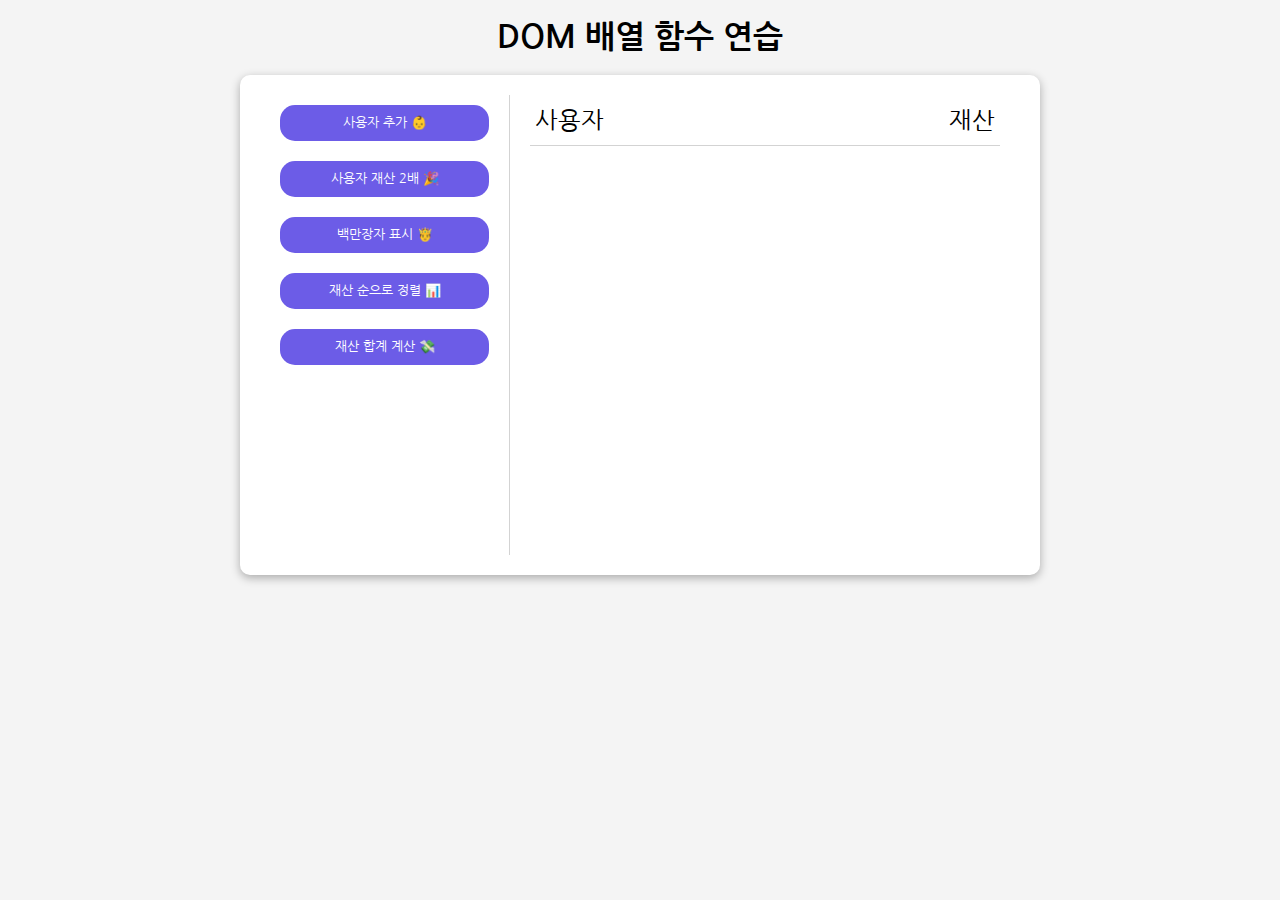
<file: dom-array-methods/index.html>
<!DOCTYPE html>
<html lang="en">
  <head>
    <meta charset="UTF-8" />
    <meta http-equiv="X-UA-Compatible" content="IE=edge" />
    <meta name="viewport" content="width=device-width, initial-scale=1.0" />
    <link rel="stylesheet" href="styles.css" />
    <title>Document</title>
  </head>
  <body>
    <h1>DOM 배열 함수 연습</h1>

    <div class="container">
      <aside>
        <button id="add-user">사용자 추가 👶</button>
        <button id="double">사용자 재산 2배 🎉</button>
        <button id="show-millionaires">백만장자 표시 🤴</button>
        <button id="sort">재산 순으로 정렬 📊</button>
        <button id="calculate-wealth">재산 합계 계산 💸</button>
      </aside>

      <main id="main">
        <h2><strong>사용자</strong>재산</h2>
      </main>
    </div>
    <script src="index.js"></script>
  </body>
</html>
</file>
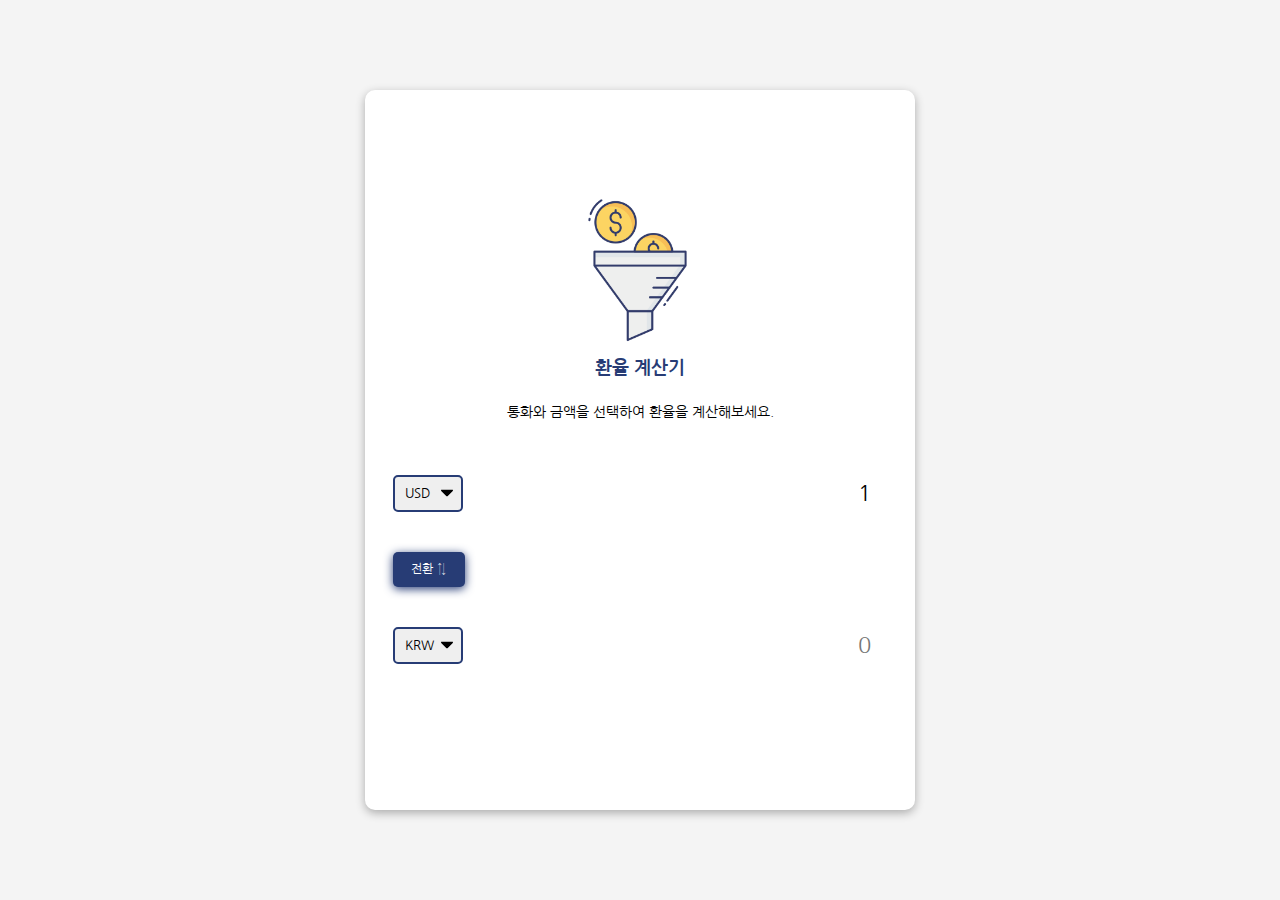
<file: exchange-rate-caculator/index.html>
<!DOCTYPE html>
<html lang="en">
  <head>
    <meta charset="UTF-8" />
    <meta http-equiv="X-UA-Compatible" content="IE=edge" />
    <meta name="viewport" content="width=device-width, initial-scale=1.0" />
    <link rel="stylesheet" href="styles.css" />
    <title>환율 계산기</title>
  </head>
  <body>
    <article>
      <img class="coin-img" src="img/coin.png" alt="currency-img" />
      <h1>환율 계산기</h1>
      <p>통화와 금액을 선택하여 환율을 계산해보세요.</p>

      <div class="container">
        <div class="currency">
          <select id="currency-one">
            <option value="AED">AED</option>
            <option value="ARS">ARS</option>
            <option value="AUD">AUD</option>
            <option value="BGN">BGN</option>
            <option value="BRL">BRL</option>
            <option value="BSD">BSD</option>
            <option value="CAD">CAD</option>
            <option value="CHF">CHF</option>
            <option value="CLP">CLP</option>
            <option value="CNY">CNY</option>
            <option value="COP">COP</option>
            <option value="CZK">CZK</option>
            <option value="DKK">DKK</option>
            <option value="DOP">DOP</option>
            <option value="EGP">EGP</option>
            <option value="EUR">EUR</option>
            <option value="FJD">FJD</option>
            <option value="GBP">GBP</option>
            <option value="GTQ">GTQ</option>
            <option value="HKD">HKD</option>
            <option value="HRK">HRK</option>
            <option value="HUF">HUF</option>
            <option value="IDR">IDR</option>
            <option value="ILS">ILS</option>
            <option value="INR">INR</option>
            <option value="ISK">ISK</option>
            <option value="JPY">JPY</option>
            <option value="KRW">KRW</option>
            <option value="KZT">KZT</option>
            <option value="MXN">MXN</option>
            <option value="MYR">MYR</option>
            <option value="NOK">NOK</option>
            <option value="NZD">NZD</option>
            <option value="PAB">PAB</option>
            <option value="PEN">PEN</option>
            <option value="PHP">PHP</option>
            <option value="PKR">PKR</option>
            <option value="PLN">PLN</option>
            <option value="PYG">PYG</option>
            <option value="RON">RON</option>
            <option value="RUB">RUB</option>
            <option value="SAR">SAR</option>
            <option value="SEK">SEK</option>
            <option value="SGD">SGD</option>
            <option value="THB">THB</option>
            <option value="TRY">TRY</option>
            <option value="TWD">TWD</option>
            <option value="UAH">UAH</option>
            <option value="USD" selected>USD</option>
            <option value="UYU">UYU</option>
            <option value="VND">VND</option>
            <option value="ZAR">ZAR</option>
          </select>
          <input type="number" id="amount-one" placeholder="0" value="1" />
        </div>
        <div class="swap-rate-container">
          <button class="btn" id="swap">전환 ⇅</button>
          <div class="rate" id="rate"></div>
        </div>
        <div class="currency">
          <select id="currency-two">
            <option value="AED">AED</option>
            <option value="ARS">ARS</option>
            <option value="AUD">AUD</option>
            <option value="BGN">BGN</option>
            <option value="BRL">BRL</option>
            <option value="BSD">BSD</option>
            <option value="CAD">CAD</option>
            <option value="CHF">CHF</option>
            <option value="CLP">CLP</option>
            <option value="CNY">CNY</option>
            <option value="COP">COP</option>
            <option value="CZK">CZK</option>
            <option value="DKK">DKK</option>
            <option value="DOP">DOP</option>
            <option value="EGP">EGP</option>
            <option value="EUR">EUR</option>
            <option value="FJD">FJD</option>
            <option value="GBP">GBP</option>
            <option value="GTQ">GTQ</option>
            <option value="HKD">HKD</option>
            <option value="HRK">HRK</option>
            <option value="HUF">HUF</option>
            <option value="IDR">IDR</option>
            <option value="ILS">ILS</option>
            <option value="INR">INR</option>
            <option value="ISK">ISK</option>
            <option value="JPY">JPY</option>
            <option value="KRW" selected>KRW</option>
            <option value="KZT">KZT</option>
            <option value="MXN">MXN</option>
            <option value="MYR">MYR</option>
            <option value="NOK">NOK</option>
            <option value="NZD">NZD</option>
            <option value="PAB">PAB</option>
            <option value="PEN">PEN</option>
            <option value="PHP">PHP</option>
            <option value="PKR">PKR</option>
            <option value="PLN">PLN</option>
            <option value="PYG">PYG</option>
            <option value="RON">RON</option>
            <option value="RUB">RUB</option>
            <option value="SAR">SAR</option>
            <option value="SEK">SEK</option>
            <option value="SGD">SGD</option>
            <option value="THB">THB</option>
            <option value="TRY">TRY</option>
            <option value="TWD">TWD</option>
            <option value="UAH">UAH</option>
            <option value="USD">USD</option>
            <option value="UYU">UYU</option>
            <option value="VND">VND</option>
            <option value="ZAR">ZAR</option>
          </select>
          <input type="number" id="amount-two" placeholder="0" />
        </div>
      </div>
    </article>
    <script src="index.js"></script>
  </body>
</html>
</file>
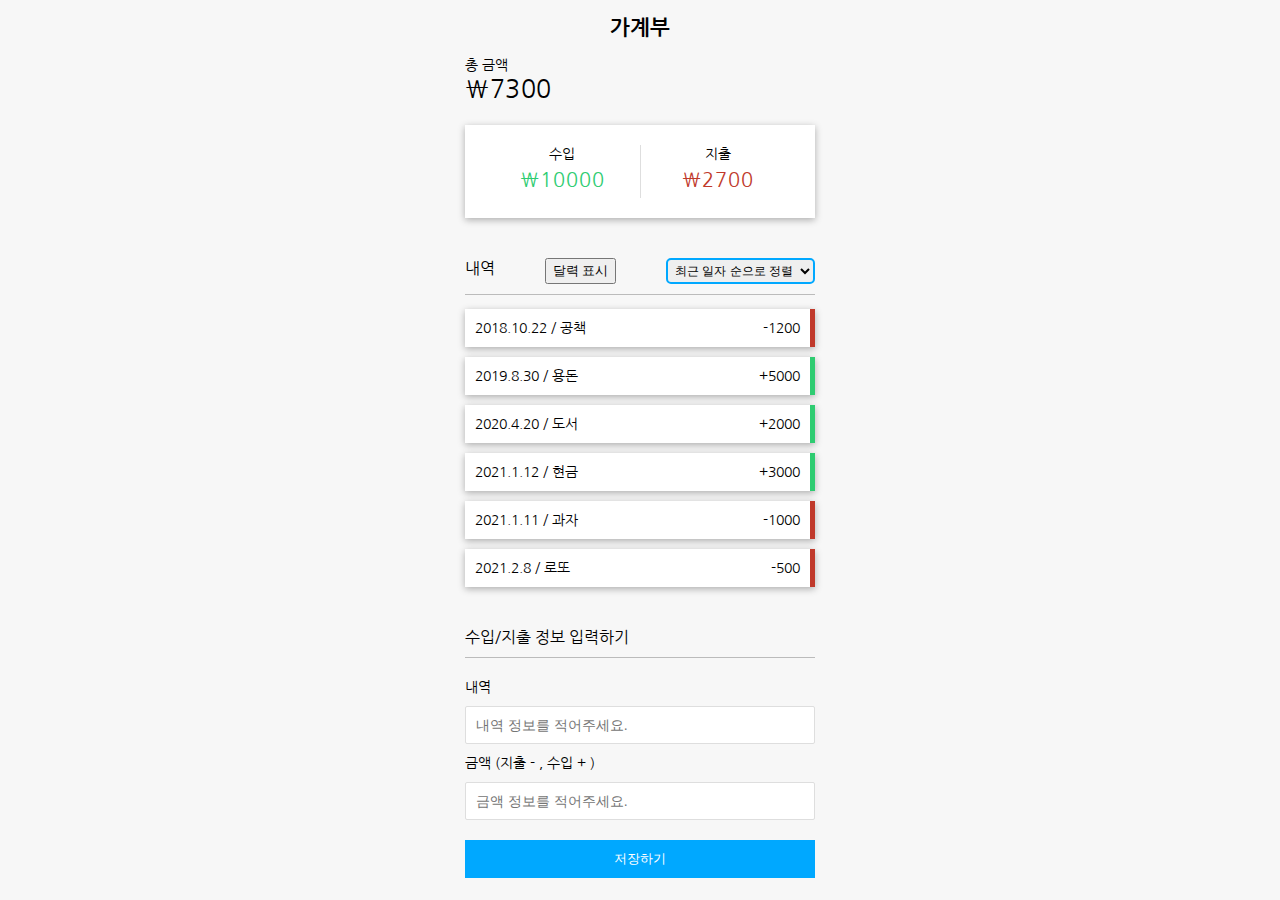
<file: expense-tracker/index.html>
<!DOCTYPE html>
<html lang="en">
  <head>
    <meta charset="UTF-8" />
    <meta http-equiv="X-UA-Compatible" content="IE=edge" />
    <meta name="viewport" content="width=device-width, initial-scale=1.0" />
    <link rel="stylesheet" href="styles.css" />
    <title>Expense Tracker</title>
  </head>
  <body>
    <h2>가계부</h2>

    <div class="container">
      <h4>총 금액</h4>
      <h1 id="balance">&#8361;0.00</h1>

      <div class="inc-exp-container">
        <div>
          <h4>수입</h4>
          <p id="money-plus" class="money plus">+&#8361;0.00</p>
        </div>
        <div>
          <h4>지출</h4>
          <p id="money-minus" class="money minus">-&#8361;0.00</p>
        </div>
      </div>

      <h3 class="filter-container">
        내역
        <button class="calendar-btn" id="calendar-btn">달력 표시</button>
        <select id="filter" class="filter">
          <option value="highest">금액 높은 순으로 정렬</option>
          <option value="lowest">금액 낮은 순으로 정렬</option>
          <option value="recently" selected>최근 일자 순으로 정렬</option>
          <option value="older">오래된 순으로 정렬</option>
        </select>
      </h3>
      <ul id="list" class="list"></ul>

      <h3>수입/지출 정보 입력하기</h3>
      <form id="form">
        <div class="form-control">
          <label for="text">내역</label>
          <input type="text" id="text" placeholder="내역 정보를 적어주세요." />
        </div>
        <div class="form-control">
          <label for="amount">금액 (지출 - , 수입 + )</label>
          <input
            type="number"
            id="amount"
            placeholder="금액 정보를 적어주세요."
          />
        </div>
        <button class="btn">저장하기</button>
      </form>
    </div>
    <aside class="calendar-container">
      <div class="calendar" id="calendar">
        <h2 style="text-align: center">달력</h2>
        <div class="control">
          <button class="arrow" id="prev">◀</button>
          <div class="date">
            <span id="year">2021</span>년 <span id="month">3</span>월
          </div>
          <button class="arrow" id="next">▶</button>
        </div>
        <div class="days-container" id="days-container"></div>
      </div>
    </aside>
    <script type="module" src="index.js"></script>
  </body>
</html>
</file>
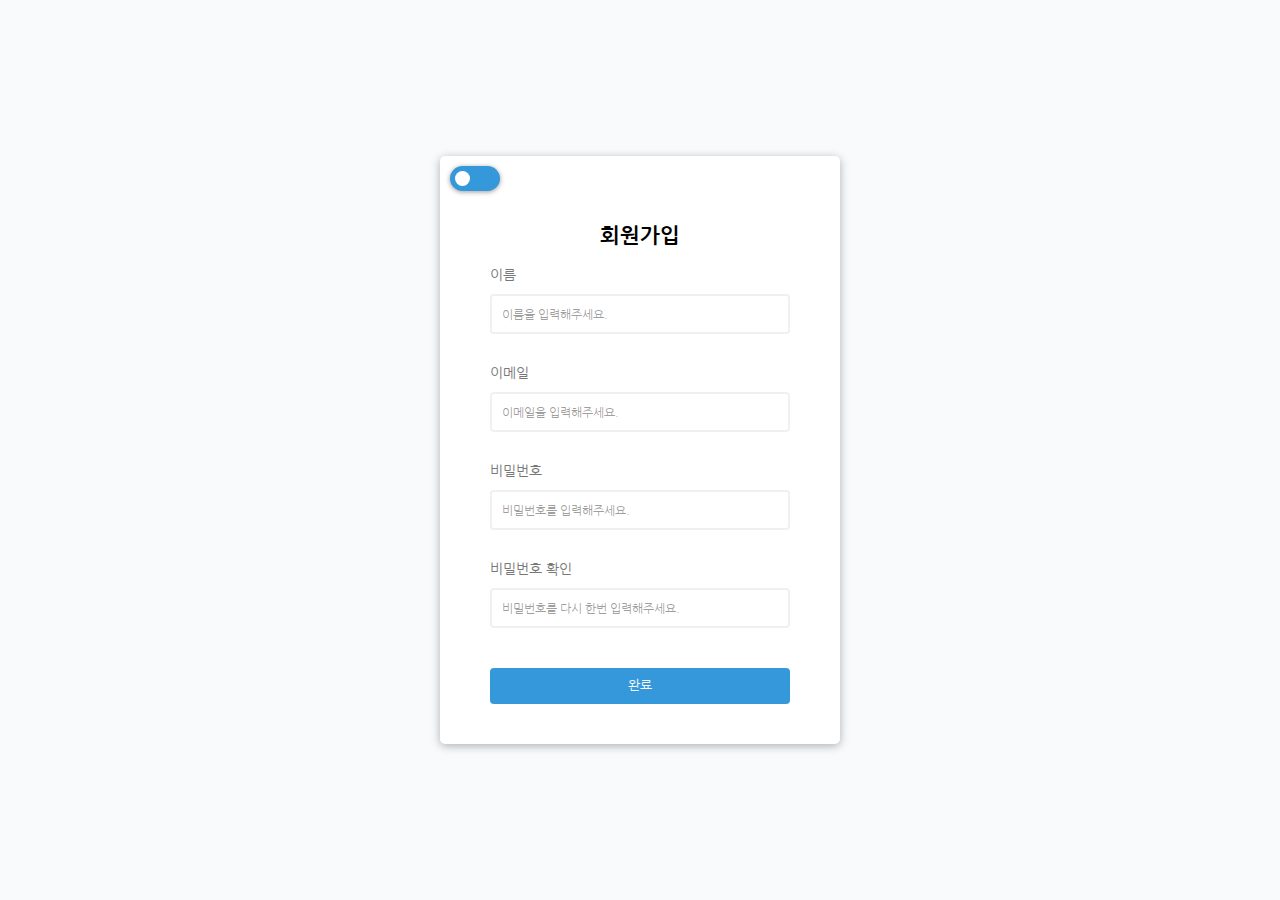
<file: form-validator/index.html>
<!DOCTYPE html>
<html lang="en">
  <head>
    <meta charset="UTF-8" />
    <meta http-equiv="X-UA-Compatible" content="IE=edge" />
    <meta name="viewport" content="width=device-width, initial-scale=1.0" />
    <link rel="stylesheet" href="styles.css" />
    <title>Form Validator</title>
  </head>
  <body>
    <section class="container">
      <div>
        <input type="checkbox" name="mode" id="mode" class="mode" />
        <label for="mode" id="toggle" class="toggle"></label>
      </div>
      <form id="form" class="form">
        <h2>회원가입</h2>
        <div class="form-control">
          <label for="username">이름</label>
          <input
            type="text"
            id="username"
            placeholder="이름을 입력해주세요."
            data-label="이름"
          />
          <small>Error message</small>
        </div>
        <div class="form-control">
          <label for="email">이메일</label>
          <input
            type="text"
            id="email"
            placeholder="이메일을 입력해주세요."
            data-label="이메일"
          />
          <small>Error message</small>
        </div>
        <div class="form-control">
          <label for="password">비밀번호</label>
          <input
            type="password"
            id="password"
            placeholder="비밀번호를 입력해주세요."
            data-label="비밀번호"
          />
          <small>Error message</small>
        </div>
        <div class="form-control">
          <label for="password2">비밀번호 확인</label>
          <input
            type="password"
            id="password2"
            placeholder="비밀번호를 다시 한번 입력해주세요."
            data-label="비밀번호 확인"
          />
          <small>Error message</small>
        </div>
        <button type="submit">완료</button>
      </form>
    </section>
    <script src="index.js"></script>
  </body>
</html>
</file>
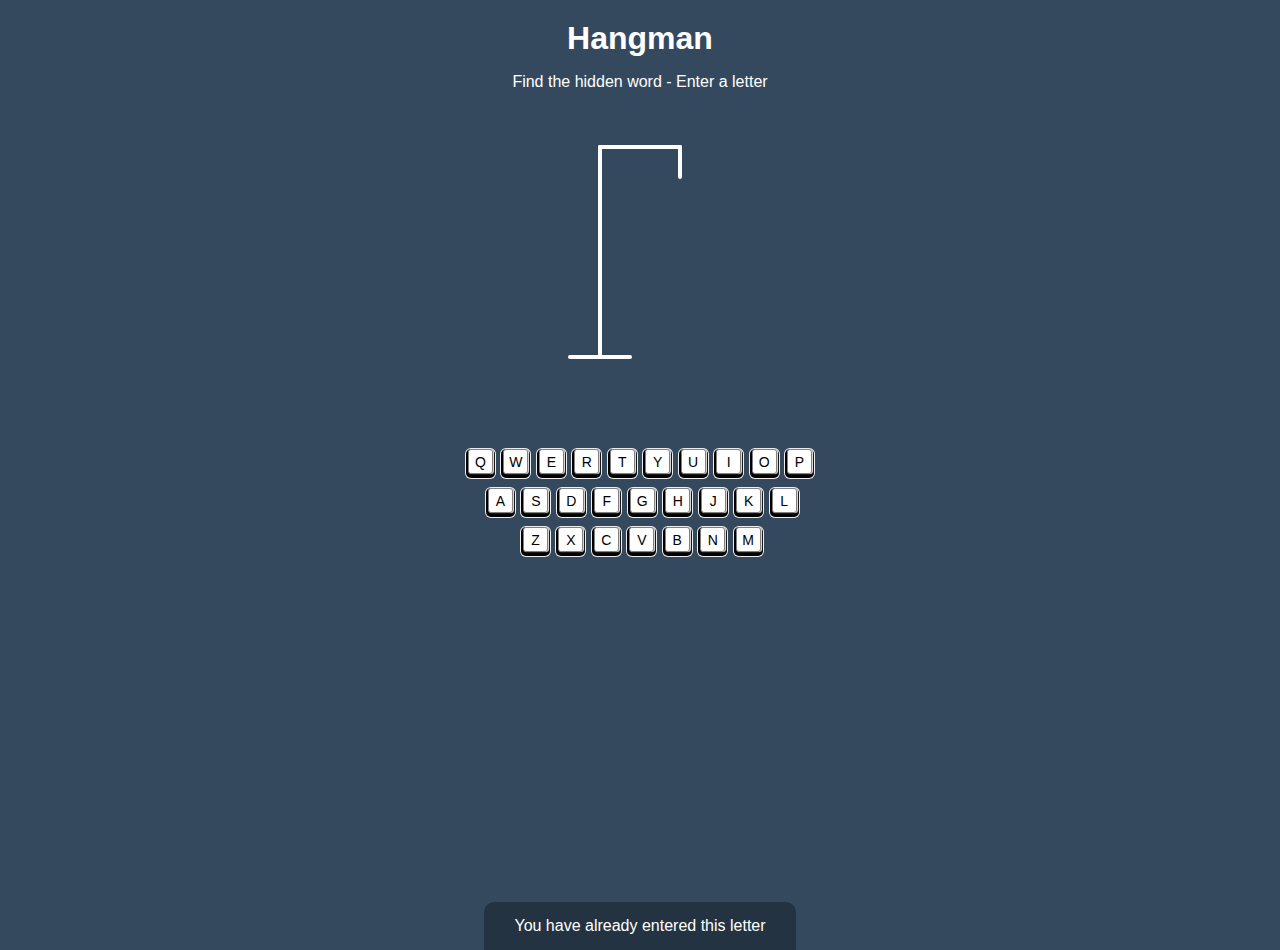
<file: hangman-game/index.html>
<!DOCTYPE html>
<html lang="en">
  <head>
    <meta charset="UTF-8" />
    <meta http-equiv="X-UA-Compatible" content="IE=edge" />
    <meta name="viewport" content="width=device-width, initial-scale=1.0" />
    <link rel="stylesheet" href="styles.css" />
    <title>Document</title>
  </head>
  <body>
    <h1>Hangman</h1>
    <p>Find the hidden word - Enter a letter</p>
    <div class="game-container">
      <svg width="200" height="250" class="figure-container">
        <line x1="60" y1="20" x2="140" y2="20" />
        <line x1="140" y1="20" x2="140" y2="50" />
        <line x1="60" y1="20" x2="60" y2="230" />
        <line x1="30" y1="230" x2="90" y2="230" />

        <!-- 머리 -->
        <circle cx="140" cy="70" r="20" class="figure-part" />
        <!-- 몸 -->
        <line x1="140" y1="90" x2="140" y2="150" class="figure-part" />
        <!-- 팔 -->
        <line x1="110" y1="100" x2="140" y2="120" class="figure-part" />
        <line x1="170" y1="100" x2="140" y2="120" class="figure-part" />
        <!-- 다리 -->
        <line x1="110" y1="180" x2="140" y2="150" class="figure-part" />
        <line x1="170" y1="180" x2="140" y2="150" class="figure-part" />
      </svg>

      <div class="word" id="word"></div>
      <div class="wrong-letter-container">
        <div class="wrong-letters">
          <div class="row">
            <span class="keyboard">Q</span>
            <span class="keyboard">W</span>
            <span class="keyboard">E</span>
            <span class="keyboard">R</span>
            <span class="keyboard">T</span>
            <span class="keyboard">Y</span>
            <span class="keyboard">U</span>
            <span class="keyboard">I</span>
            <span class="keyboard">O</span>
            <span class="keyboard">P</span>
          </div>
          <div class="row">
            <span class="keyboard">A</span>
            <span class="keyboard">S</span>
            <span class="keyboard">D</span>
            <span class="keyboard">F</span>
            <span class="keyboard">G</span>
            <span class="keyboard">H</span>
            <span class="keyboard">J</span>
            <span class="keyboard">K</span>
            <span class="keyboard">L</span>
          </div>
          <div class="row">
            <span class="keyboard">Z</span>
            <span class="keyboard">X</span>
            <span class="keyboard">C</span>
            <span class="keyboard">V</span>
            <span class="keyboard">B</span>
            <span class="keyboard">N</span>
            <span class="keyboard">M</span>
          </div>
        </div>
      </div>
    </div>

    <div class="popup-container" id="popup-container">
      <div class="popup">
        <h2 id="final-message"></h2>
        <button id="play-button">Play Again</button>
      </div>
    </div>

    <div class="notification-container" id="notification-container">
      <p>You have already entered this letter</p>
    </div>

    <script src="./index.js"></script>
  </body>
</html>
</file>
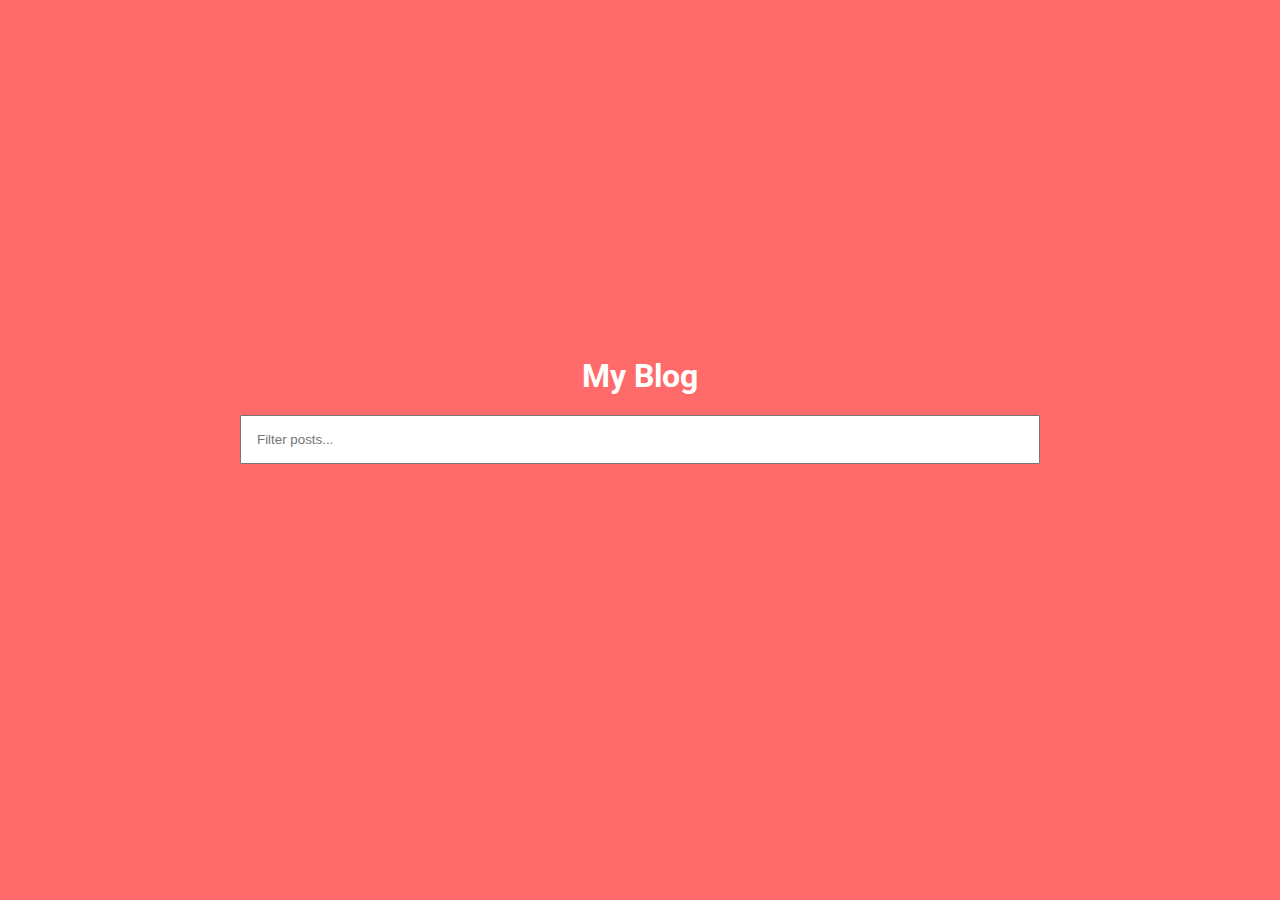
<file: infinite-scroll-posts/index.html>
<!DOCTYPE html>
<html lang="en">
  <head>
    <meta charset="UTF-8" />
    <meta http-equiv="X-UA-Compatible" content="IE=edge" />
    <meta name="viewport" content="width=device-width, initial-scale=1.0" />
    <link rel="stylesheet" href="styles.css" />
    <title>Blog</title>
  </head>
  <body>
    <h1>My Blog</h1>

    <div class="filter-container">
      <input
        type="text"
        id="filter"
        class="filter"
        placeholder="Filter posts..."
      />
    </div>

    <div class="posts-container"></div>

    <div class="loader">
      <div class="circle"></div>
      <div class="circle"></div>
      <div class="circle"></div>
    </div>

    <script src="index.js"></script>
  </body>
</html>
</file>
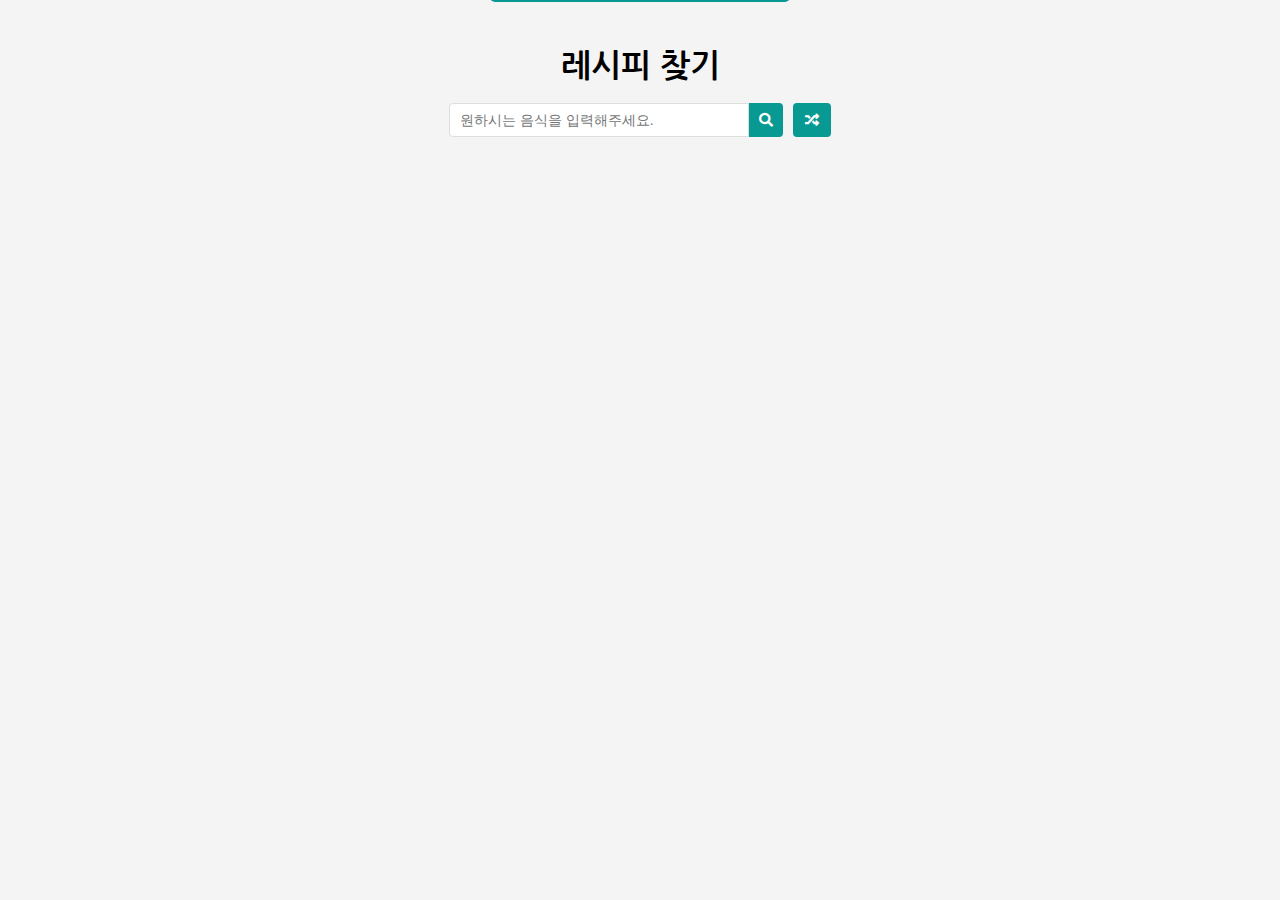
<file: meal-finder/index.html>
<!DOCTYPE html>
<html lang="en">
  <head>
    <meta charset="UTF-8" />
    <meta http-equiv="X-UA-Compatible" content="IE=edge" />
    <meta name="viewport" content="width=device-width, initial-scale=1.0" />
    <link
      rel="stylesheet"
      href="https://cdnjs.cloudflare.com/ajax/libs/font-awesome/5.8.2/css/all.min.css"
    />
    <link rel="stylesheet" href="styles.css" />
    <title>레시피 찾기</title>
  </head>
  <body>
    <section class="container">
      <div class="alert" id="alert">빈 문자열로는 검색하실 수 없습니다.</div>
      <h1>레시피 찾기</h1>
      <div class="flex">
        <form class="flex" id="submit">
          <input
            type="text"
            name=""
            id="search"
            placeholder="원하시는 음식을 입력해주세요."
          />
          <button type="submit" class="search-btn" id="search">
            <i class="fas fa-search"></i>
          </button>
        </form>
        <button class="random-btn" id="random">
          <i class="fas fa-random"></i>
        </button>
      </div>

      <div id="result-heading"></div>
      <div class="meals" id="meals"></div>
    </section>
    <article id="single-meal" class="single-meal"></article>
    <script src="index.js"></script>
  </body>
</html>
</file>
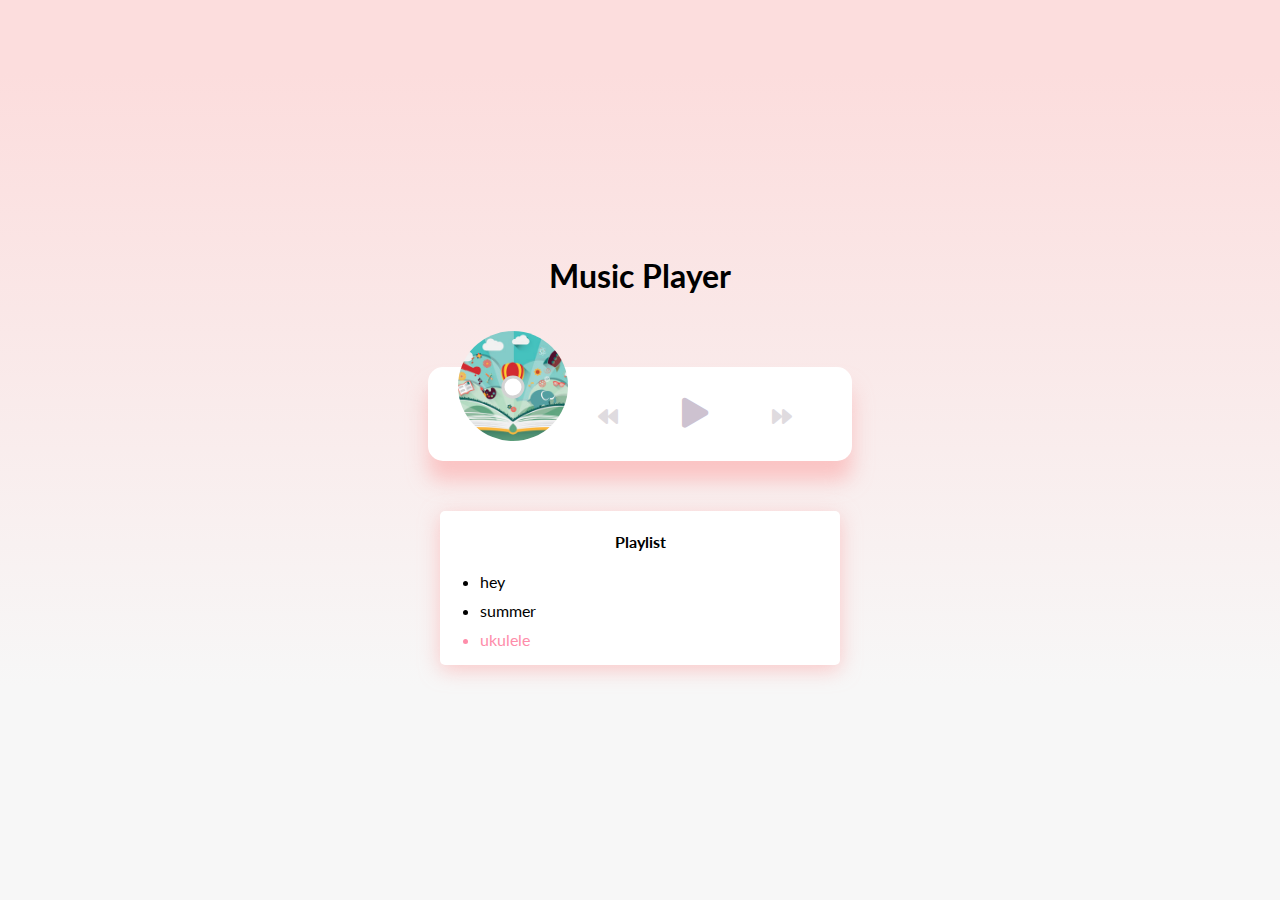
<file: music-player/index.html>
<!DOCTYPE html>
<html lang="en">
  <head>
    <meta charset="UTF-8" />
    <meta http-equiv="X-UA-Compatible" content="IE=edge" />
    <meta name="viewport" content="width=device-width, initial-scale=1.0" />
    <link
      rel="stylesheet"
      href="https://cdnjs.cloudflare.com/ajax/libs/font-awesome/5.8.2/css/all.min.css"
    />
    <link rel="stylesheet" href="styles.css" />
    <title>Music Player</title>
  </head>
  <body>
    <h1>Music Player</h1>

    <div class="music-container" id="music-container">
      <div class="music-info">
        <div class="title-container">
          <h4 id="title"></h4>
          <span id="progress-time" class="progress-time"></span>
        </div>
        <div class="progress-container" id="progress-container">
          <div class="progress" id="progress"></div>
        </div>
      </div>

      <audio src="music/ukulele.mp3" id="audio"></audio>

      <div class="img-container">
        <img src="images/ukulele.jpg" alt="music-cover" id="cover" />
      </div>

      <div class="navigation">
        <button id="prev" class="action-btn">
          <i class="fas fa-backward"></i>
        </button>
        <button id="play" class="action-btn action-btn-big">
          <i class="fas fa-play"></i>
        </button>
        <button id="next" class="action-btn">
          <i class="fas fa-forward"></i>
        </button>
      </div>
    </div>

    <div class="playlist-container" id="playlist-container">
      <h4>Playlist</h4>
      <ul class="playlist" id="playlist"></ul>
    </div>
    <script src="index.js"></script>
  </body>
</html>
</file>
<file: dom-array-methods/styles.css>
@import url('https://fonts.googleapis.com/css2?family=Nanum+Gothic:wght@400;700&display=swap');

* {
  box-sizing: border-box;
  font-family: 'Nanum Gothic';
}

/* #a29bfe #6c5ce7 */

body {
  margin: 0px;
  height: 100vh;
  display: flex;
  flex-direction: column;
  align-items: center;
  background: #f4f4f4;
}

.container {
  display: flex;
  width: 100%;
  max-width: 800px;
  min-height: 500px;
  background-color: white;
  padding: 20px;
  border-radius: 10px;
  box-shadow: 0px 3px 10px rgba(0, 0, 0, 0.3);
}

aside {
  width: 250px;
  padding: 10px 20px;
  border-right: 1px solid lightgrey;
}

aside button {
  display: block;
  border: none;
  background-color: #6c5ce7;
  color: white;
  border-radius: 15px;
  width: 100%;
  margin-bottom: 20px;
  padding: 10px;
  cursor: pointer;
  transition: box-shadow 0.3s;
  font-size: 13px;
  outline: none;
}

aside button:hover {
  box-shadow: 0px 2px 10px #6c5ce7;
}

main {
  flex: 1;
  padding: 10px 20px;
}

h2 {
  padding-bottom: 10px;
  border-bottom: 1px solid lightgrey;
  display: flex;
  justify-content: space-between;
  font-weight: 300;
  margin: 0 0 20px;
  padding: 0px 5px 10px 5px;
}

.person {
  margin-bottom: 10px;
  display: flex;
  justify-content: space-between;
  font-weight: 300;
  padding: 0px 5px;
}

h3 {
  border: 2px solid #a29bfe;
  padding: 10px;
  font-weight: 300;
  font-size: 16px;
  border-radius: 5px;
  display: flex;
  justify-content: space-between;
  margin: 20px 0;
}
</file>
<file: exchange-rate-caculator/styles.css>
@import url('https://fonts.googleapis.com/css2?family=Nanum+Gothic:wght@400;700;800&display=swap');

:root {
  --primary-color: #273c75;
}

* {
  box-sizing: border-box;
  font-family: 'Nanum Gothic';
}

body {
  display: flex;
  align-items: center;
  justify-content: center;
  margin: 0;
  height: 100vh;
  background-color: #f4f4f4;
}

article {
  display: flex;
  flex-direction: column;
  align-items: center;
  justify-content: center;
  background-color: #fff;
  box-shadow: 0px 3px 10px rgba(0, 0, 0, 0.3);
  min-height: 80%;
  width: calc(100% - 100px);
  margin: 0 auto;
  padding: 20px;
  border-radius: 10px;
}

@media (min-width: 800px) {
  article {
    width: 550px;
  }
}

.coin-img {
  width: 150px;
}

h1 {
  color: var(--primary-color);
  font-size: 18px;
}

p {
  text-align: center;
  font-size: 14px;
}

.container .currency {
  display: flex;
  justify-content: space-between;
  align-items: center;
  padding: 40px 0px;
}

.currency select {
  appearance: none;
  padding: 10px 25px 10px 10px;
  border: 2px solid var(--primary-color);
  border-radius: 5px;
  background-image: url('data:image/svg+xml;charset=US-ASCII,%3Csvg%20xmlns%3D%22http%3A%2F%2Fwww.w3.org%2F2000%2Fsvg%22%20width%3D%22292.4%22%20height%3D%22292.4%22%3E%3Cpath%20fill%3D%22%20000002%22%20d%3D%22M287%2069.4a17.6%2017.6%200%200%200-13-5.4H18.4c-5%200-9.3%201.8-12.9%205.4A17.6%2017.6%200%200%200%200%2082.2c0%205%201.8%209.3%205.4%2012.9l128%20127.9c3.6%203.6%207.8%205.4%2012.8%205.4s9.2-1.8%2012.8-5.4L287%2095c3.5-3.5%205.4-7.8%205.4-12.8%200-5-1.9-9.2-5.5-12.8z%22%2F%3E%3C%2Fsvg%3E');
  background-position: right 8px top 50%, 0, 0;
  background-size: 12px auto, 100%;
  background-repeat: no-repeat;
}

.currency input {
  background: transparent;
  border: none;
  text-align: right;
  font-size: 22px;
}

.swap-rate-container {
  display: flex;
  justify-content: space-between;
  align-items: center;
}

.swap-rate-container .btn {
  background-color: var(--primary-color);
  border: none;
  color: white;
  padding: 10px 18px;
  border-radius: 5px;
  cursor: pointer;
  box-shadow: 0px 2px 10px var(--primary-color);
  transition: box-shadow 0.3s;
  font-size: 12px;
}

.swap-rate-container .btn:hover {
  box-shadow: none;
}

.swap-rate-container .rate {
  color: var(--primary-color);
  font-size: 12px;
  font-weight: 600;
}

input:focus,
button:focus,
select:focus {
  outline: none;
}

@media (max-width: 800px) {
  .currency input {
    width: 200px;
  }
}
</file>
<file: expense-tracker/styles.css>
@import url('https://fonts.googleapis.com/css2?family=Nanum+Gothic:wght@400;700&display=swap');

:root {
  --box-shadow: 0px 2px 7px rgba(0, 0, 0, 0.3);
}

* {
  box-sizing: border-box;
}

body {
  margin: 0;
  display: flex;
  flex-direction: column;
  justify-content: center;
  align-items: center;
  font-family: 'Nanum Gothic', sans-serif;
  background-color: #f7f7f7;
  font-size: 14px;
  position: relative;
}

.container {
  margin: 0 auto;
  width: 350px;
}

h1 {
  font-weight: 300;
  letter-spacing: 0.5px;
  margin: 0;
  font-size: 25px;
}

h4 {
  font-weight: 300;
  margin: 0;
}

h3 {
  font-weight: 300;
  margin: 0;
  border-bottom: 1px solid #bbb;
  padding-bottom: 10px;
  margin: 40px 0 10px;
}

.inc-exp-container {
  display: flex;
  justify-content: space-between;
  background-color: #fff;
  box-shadow: var(--box-shadow);
  padding: 20px;
  margin: 20px 0;
}

.inc-exp-container div {
  flex: 1;
  text-align: center;
}

.inc-exp-container > div:first-of-type {
  border-right: 1px solid #dedede;
}

.money {
  font-size: 20px;
  letter-spacing: 1px;
  margin: 5px 0;
}

.money.plus {
  color: #2ecc71;
}

.money.minus {
  color: #c0392b;
}

label {
  display: inline-block;
  margin: 10px 0;
}

input[type='text'],
input[type='number'] {
  border: 1px solid #dedede;
  border-radius: 2px;
  display: block;
  font-size: 14px;
  padding: 10px;
  width: 100%;
}

.list {
  list-style-type: none;
  padding: 0px;
  margin-bottom: 40px;
}

.list li {
  background-color: #fff;
  box-shadow: var(--box-shadow);
  display: flex;
  justify-content: space-between;
  padding: 10px;
  margin: 10px 0;
  position: relative;
  z-index: 10;
}
.list li:hover .delete-btn {
  opacity: 1;
}

.list li.plus {
  border-right: 5px solid #2ecc71;
}

.list li.minus {
  border-right: 5px solid #c0392b;
}

.btn {
  display: block;
  width: 100%;
  border: 0;
  background-color: #00a8ff;
  color: #fff;
  margin: 20px 0 20px;
  padding: 10px 0;
  cursor: pointer;
}

.delete-btn {
  color: #fff;
  border: 0;
  background-color: red;
  position: absolute;
  width: 50px;
  height: 100%;
  top: 50%;
  right: -50px;
  opacity: 0;
  transform: translateY(-50%);
  transition: opacity 0.3s;
  z-index: 5;
  cursor: pointer;
}

button:focus,
input:focus,
select:focus {
  outline: none;
}

.filter-container {
  display: flex;
  justify-content: space-between;
}

.filter {
  font-size: 12px;
  padding: 3px;
  border-radius: 5px;
  border: 2px solid #00a8ff;
}

.calendar-container {
  position: absolute;
  top: 0;
  right: 0;
  width: 350px;
  height: 100%;
  background-color: #fff;
  display: flex;
  flex-direction: column;
  align-items: center;
  transform: translateX(100%);
  transition: transform 0.5s;
}

.calendar-container.show {
  transform: translateX(0);
}

.calendar {
  width: 100%;
  margin-top: 100px;
}

.control {
  width: 100%;
  display: flex;
  justify-content: space-around;
}

.days-container {
  margin: 20px 0;
  padding: 10px;
  display: grid;
  grid-template-columns: repeat(7, 1fr);
}

.day-of-the-week {
  text-align: center;
  color: grey;
  margin-bottom: 10px;
}

.day {
  text-align: center;
  margin-bottom: 10px;
  cursor: pointer;
  padding: 5px 0;
}

.day:hover {
  color: #00a8ff;
}
</file>
<file: form-validator/styles.css>
@import url('https://fonts.googleapis.com/css2?family=Nanum+Gothic:wght@400;700;800&display=swap');

:root {
  --success-color: #2ecc71;
  --error-color: #e74c3c;
  --bg-color: white;
  --font-color: black;
  --label-color: #777;
}

[data-theme='dark'] {
  --bg-color: #2d3436;
  --font-color: white;
  --label-color: white;
}

* {
  box-sizing: border-box;
}

body {
  margin: 0;
  display: flex;
  justify-content: center;
  align-items: center;
  min-height: 100vh;
  background-color: #f9fafb;
  font-family: 'Nanum Gothic';
  font-size: 14px;
}

.container {
  background-color: var(--bg-color);
  color: var(--font-color);
  padding: 10px;
  box-shadow: 0 2px 10px rgba(0, 0, 0, 0.3);
  width: 100%;
  -moz-transition: background 0.3s ease-in-out;
  -webkit-transition: background 0.3s ease-in-out;
  transition: background 0.3s ease-in-out;
  -moz-transition: color 0.3s ease-in-out;
  -webkit-transition: color 0.3s ease-in-out;
  transition: color 0.3s ease-in-out;
}

@media (min-width: 512px) {
  .container {
    width: calc(100% - 200px);
    border-radius: 5px;
  }
}

@media (min-width: 768px) {
  .container {
    width: 400px;
    border-radius: 5px;
  }
}

.toggle {
  display: inline-block;
  width: 50px;
  height: 25px;
  background-color: #3498db;
  border-radius: 50px;
  position: relative;
  cursor: pointer;
  box-shadow: 0px 1px 5px rgba(0, 0, 0, 0.4);
  -moz-transition: box-shadow 0.3s ease-in-out;
  -webkit-transition: box-shadow 0.3s ease-in-out;
  transition: box-shadow 0.3s ease-in-out;
}

.toggle:hover {
  box-shadow: none;
}

.toggle::before {
  content: '';
  position: absolute;
  top: 5px;
  left: 5px;
  width: 15px;
  height: 15px;
  border-radius: 50px;
  background-color: white;
  -moz-transition: transform 0.3s ease-in-out;
  -webkit-transition: transform 0.3s ease-in-out;
  transition: transform 0.3s ease-in-out;
}

.mode:checked + .toggle {
  background-color: grey;
  box-shadow: 0px 1px 5px white;
}

.mode:checked + .toggle::before {
  transform: translate(25px, 0px);
}

.mode:checked + .toggle:hover {
  box-shadow: none;
}

.mode {
  display: none;
}

h2 {
  text-align: center;
  margin: 0 0 20px;
}

.form {
  padding: 30px 40px;
}

.form-control {
  position: relative;
  margin-bottom: 10px;
  padding-bottom: 20px;
}

.form-control label {
  display: block;
  color: var(--label-color);
  margin-bottom: 10px;
  -moz-transition: color 0.3s ease-in-out;
  -webkit-transition: color 0.3s ease-in-out;
  transition: color 0.3s ease-in-out;
}

.form-control input {
  border: 2px solid #f0f0f0;
  border-radius: 4px;
  font-size: 14px;
  padding: 10px;
  display: block;
  width: 100%;
}

.form-control input:focus {
  outline: none;
  border: 2px solid #777;
}

.form-control input::placeholder {
  font-size: 12px;
  font-family: 'Nanum Gothic', Arial, Helvetica, sans-serif;
  color: rgba(0, 0, 0, 0.4);
}

.form-control.success input {
  border: 2px solid var(--success-color);
}

.form-control.error input {
  border: 2px solid var(--error-color);
}

.form-control small {
  color: var(--error-color);
  position: absolute;
  bottom: 0;
  left: 0;
  visibility: hidden;
  font-size: 10px;
}

.form-control.error small {
  visibility: visible;
}

.form button {
  outline: 0;
  background-color: #3498db;
  color: #fff;
  border: none;
  border-radius: 4px;
  display: block;
  padding: 10px;
  width: 100%;
  font-family: 'Nanum Gothic';
  margin-top: 20px;
  cursor: pointer;
}

@media (prefers-color-scheme: dark) {
  .container {
    background-color: black;
    color: white;
  }
  .form-control label {
    color: white;
  }
}
</file>
<file: hangman-game/styles.css>
* {
  box-sizing: border-box;
}

body {
  background-color: #34495e;
  color: #fff;
  font-family: Arial, Helvetica, sans-serif;
  display: flex;
  flex-direction: column;
  align-items: center;
  height: 100vh;
  margin: 0;
  overflow: hidden;
}

h1 {
  margin: 20px 0 0;
}

.game-container {
  display: flex;
  flex-direction: column;
  align-items: center;
  padding: 20px 30px;
  position: relative;
  margin: 0 auto;
  width: 450px;
}

.figure-container {
  fill: transparent;
  stroke: #fff;
  stroke-width: 4px;
  stroke-linecap: round;
}

.wrong-letter-container {
  display: flex;
  flex-direction: column;
}

.wrong-letter-container .row {
  margin-bottom: 10px;
}
.wrong-letter-container .row:nth-child(2) {
  margin-left: 20px;
}
.wrong-letter-container .row:nth-child(3) {
  margin-left: 55px;
}

.wrong-letter-container .keyboard {
  display: inline-flex;
  justify-content: center;
  align-items: center;
  background-color: #fff;
  border: 1px solid gray;
  font-size: 14px;
  box-shadow: 1px 0 1px 0 #eee, 0 2px 0 2px #000, 0 2px 0 3px #eee;
  -webkit-border-radius: 3px;
  -moz-border-radius: 3px;
  border-radius: 3px;
  margin: 2px 3px;
  width: 25px;
  height: 25px;
  color: black;
}
.wrong-letter-container .keyboard.clicked {
  background-color: #f1c40f;
}

.word {
  display: flex;
  margin: 30px 0px 40px;
}

.word .letter {
  border-bottom: 3px solid #f1c40f;
  margin: 0px 5px;
  display: inline-flex;
  width: 20px;
  height: 50px;
  justify-content: center;
  align-items: center;
  font-size: 30px;
}

.figure-part {
  display: none;
}

.popup-container {
  position: fixed;
  top: 0;
  left: 0;
  bottom: 0;
  right: 0;
  /* display: flex; */
  display: none;
  justify-content: center;
  align-items: center;
  background-color: rgba(0, 0, 0, 0.3);
}

.popup {
  background-color: #f1c40f;
  padding: 20px;
  box-shadow: 0 15px 10px 3px rgba(0, 0, 0, 0.1);
  text-align: center;
  border-radius: 5px;
}

.popup button {
  background-color: #fff;
  border: none;
  padding: 16px 20px;
  cursor: pointer;
  margin-top: 20px;
  font-size: 16px;
}

.popup button:active {
  transform: scale(0.98);
}

.popup button:focus {
  outline: none;
}

.notification-container {
  background-color: rgba(0, 0, 0, 0.3);
  padding: 15px 30px;
  border-radius: 10px 10px 0 0;
  position: absolute;
  bottom: -50px;
  transition: transform 0.3s ease-in-out;
}

.notification-container p {
  margin: 0;
}

.notification-container.show {
  transform: translateY(-50px);
}
</file>
<file: infinite-scroll-posts/styles.css>
@import url('https://fonts.googleapis.com/css2?family=Roboto:wght@300;400;500;700&display=swap');

* {
  box-sizing: border-box;
}

body {
  font-family: 'Roboto', sans-serif;
  background-color: #ff6b6b;
  margin: 0;
  display: flex;
  justify-content: center;
  align-items: center;
  flex-direction: column;
  padding-bottom: 100px;
  padding-top: 20px;
  min-height: 100vh;
  color: #fff;
}

h1 {
  text-align: center;
  margin: 0;
}

.filter-container {
  margin-top: 20px;
  width: 80vw;
  max-width: 800px;
}

.filter {
  display: block;
  width: 100%;
  padding: 15px;
}

.post {
  position: relative;
  margin: 40px 0;
  padding: 20px;
  background-color: #fff;
  color: #222f3e;
  display: flex;
  width: 80vw;
  max-width: 800px;
  box-shadow: 0px 3px 10px #222f3e;
}

.post .post-title {
  margin: 0;
}

.post .post-body {
  margin-top: 15px 0 0;
  line-height: 1.3;
}

.post .post-info {
  margin-left: 20px;
}

.post .number {
  position: absolute;
  top: -15px;
  left: -15px;
  width: 40px;
  height: 40px;
  border-radius: 50%;
  background-color: #ee5253;
  color: #fff;
  display: flex;
  justify-content: center;
  align-items: center;
}

.loader {
  opacity: 0;
  display: flex;
  position: fixed;
  bottom: 50px;
  transition: opacity 0.3s ease-in;
}

.loader.show {
  opacity: 1;
}

.circle {
  width: 10px;
  height: 10px;
  background-color: #fff;
  border-radius: 50%;
  margin: 0 5px;
  animation: bounce 0.5s ease-in infinite;
}

.circle:nth-of-type(2) {
  animation-delay: 0.1s;
}

.circle:nth-of-type(3) {
  animation-delay: 0.2s;
}

@keyframes bounce {
  0%,
  100% {
    transform: translateY(0);
  }
  50% {
    transform: translateY(-10px);
  }
}
</file>
<file: meal-finder/styles.css>
@import url('https://fonts.googleapis.com/css2?family=Nanum+Gothic:wght@400;700&display=swap');

* {
  box-sizing: border-box;
}

body {
  margin: 0;
  font-family: 'Nanum Gothic', sans-serif;
  background-color: #f4f4f4;
}

.container {
  display: flex;
  position: relative;
  flex-direction: column;
  justify-content: center;
  align-items: center;
  text-align: center;
  margin: 0 auto;
  max-width: 800px;
}

.container h1 {
  margin-top: 50px;
}

.flex {
  display: flex;
}

input,
button {
  padding: 8px 10px;
  border-top-left-radius: 4px;
  border-bottom-left-radius: 4px;
  border: 1px solid #dedede;
  font-size: 14px;
  margin: 0;
}

input:focus,
button:focus {
  outline: none;
}

input[type='text'] {
  width: 300px;
  z-index: 10;
}

.search-btn {
  cursor: pointer;
  border: 0;
  border-radius: 0;
  border-top-right-radius: 4px;
  border-bottom-right-radius: 4px;
  background-color: #079992;
  color: #fff;
}

.random-btn {
  cursor: pointer;
  border: 0;
  border-top-right-radius: 4px;
  border-bottom-right-radius: 4px;
  margin-left: 10px;
  padding: 8px 12px;
  background-color: #079992;
  color: #fff;
}

.alert {
  background-color: #079992;
  color: #fff;
  font-size: 14px;
  position: fixed;
  top: 0;
  width: 300px;
  padding: 10px 0;
  transform: translateY(-36px);
  border-bottom-left-radius: 5px;
  border-bottom-right-radius: 5px;
  transition: transform 1s;
}

.alert.show {
  transform: translateY(0);
}

.meals {
  display: grid;
  grid-template-columns: repeat(4, 0.5fr);
}

.meal {
  position: relative;
  width: 170px;
  height: 170px;
  margin: 15px;
}

.meal img {
  width: 100%;
  height: 100%;
  border-radius: 100%;
}

.meal .meal-info {
  position: absolute;
  font-size: 12px;
  color: white;
  top: 0;
  left: 0;
  display: flex;
  justify-content: center;
  align-items: center;
  background-color: rgba(7, 153, 146, 0.4);
  width: 100%;
  height: 100%;
  border-radius: 100%;
  cursor: pointer;
  opacity: 0;
  transition: opacity 0.2s ease-in;
}

.meal:hover .meal-info {
  opacity: 1;
}

.single-meal {
  position: fixed;
  top: 0;
  left: 0;
  right: 0;
  bottom: 0;
  width: 100%;
  height: 100%;
  background-color: rgba(0, 0, 0, 0.6);
  z-index: 50;
  display: none;
  overflow: hidden auto;
}

.single-meal-container {
  max-width: 800px;
  display: flex;
  flex-direction: column;
  justify-content: center;
  align-items: center;
  background-color: #fff;
  margin: 0 auto;
  padding: 0px 20px;
}

.single-meal-container h1 {
  margin: 30px 0;
}

.single-meal-container img {
  width: 300px;
  border-radius: 100%;
  margin-bottom: 20px;
}

.single-meal-info {
  padding: 10px;
  border: 2px dashed #079992;
  width: 100%;
  text-align: center;
  margin: 10px 0;
  font-weight: 600;
  font-size: 18px;
}

.single-meal-instructions p {
  line-height: 1.4;
  letter-spacing: 0.5px;
}

.single-meal-instructions h2 {
  text-align: center;
}

.single-meal-instructions ul {
  padding-left: 0;
  list-style-type: none;
  margin: 30px 0;
}

.single-meal-instructions ul li {
  display: inline-block;
  padding: 8px;
  background-color: rgba(7, 153, 146, 0.2);
  border-radius: 5px;
  margin: 0px 5px 5px 0px;
  font-weight: 600;
  font-size: 14px;
}

.close {
  position: fixed;
  color: #fff;
  top: 10px;
  right: 30px;
  font-size: 20px;
  cursor: pointer;
}

.lazy::after {
  content: attr(alt);
  position: absolute;
  top: 0px;
  left: 0px;
  display: flex;
  justify-content: center;
  align-items: center;
  width: 170px;
  height: 170px;
  background-color: lightgrey;
}

@media (max-width: 800px) {
  .container {
    max-width: 600px;
  }
  .meals {
    grid-template-columns: repeat(3, 1fr);
  }
  .single-meal-container {
    max-width: 600px;
  }
}
@media (max-width: 700px) {
  .meals {
    grid-template-columns: repeat(2, 1fr);
  }
  .close {
    color: #079992;
  }
}
@media (max-width: 500px) {
  input[type='text'] {
    width: 100%;
  }
  .meals {
    grid-template-columns: repeat(1, 1fr);
  }
  .meal {
    width: 250px;
    height: 250px;
  }
  .close {
    color: #079992;
  }
}
</file>
<file: music-player/styles.css>
@import url('https://fonts.googleapis.com/css2?family=Lato:wght@300;400;700&display=swap');

* {
  box-sizing: border-box;
}

body {
  background-image: linear-gradient(
    0deg,
    rgba(247, 247, 247, 1) 23.8%,
    rgba(252, 221, 221, 1) 92%
  );
  height: 100vh;
  margin: 0;
  font-family: 'Lato', sans-serif;
  display: flex;
  flex-direction: column;
  justify-content: center;
  align-items: center;
}

.music-container {
  background-color: #fff;
  box-shadow: 0 20px 20px rgba(252, 169, 169, 0.6);
  border-radius: 15px;
  padding: 20px 30px;
  display: flex;
  margin: 50px 0 50px;
  z-index: 10;
  position: relative;
}

.img-container {
  position: relative;
  width: 110px;
}

.img-container::after {
  content: '';
  width: 17px;
  height: 17px;
  border: 3px solid lightgrey;
  background-color: #fff;
  position: absolute;
  left: 50%;
  bottom: 100%;
  border-radius: 50%;
  transform: translate(-50%, 50%);
}

.img-container img {
  border-radius: 50%;
  object-fit: cover;
  height: 110px;
  width: inherit;
  position: absolute;
  bottom: 0;
  left: 0;
  animation: rotate 3s linear infinite;
  animation-play-state: paused;
}

.music-container.play .img-container img {
  animation-play-state: running;
}

.title-container {
  display: flex;
  justify-content: space-between;
  align-items: center;
}

.title-container .progress-time {
  font-size: 14px;
}

@keyframes rotate {
  from {
    transform: rotate(0deg);
  }
  to {
    transform: rotate(360deg);
  }
}

.navigation {
  z-index: 5;
}

.action-btn {
  background-color: #fff;
  border: 0;
  color: #dfdbdf;
  margin: 0 20px;
  padding: 10px;
  font-size: 20px;
  cursor: pointer;
  transition: color 0.2s ease-in-out;
}

.action-btn:focus {
  outline: 0;
}

.action-btn.action-btn-big {
  color: #cdc2d0;
  font-size: 30px;
}

.action-btn:hover {
  color: #fe8daa;
}

.music-info {
  background-color: rgba(255, 255, 255, 0.5);
  position: absolute;
  top: 0px;
  left: 20px;
  border-radius: 15px 15px 0 0;
  opacity: 0;
  transform: translateY(0%);
  transition: transform 0.3s ease-in, opacity 0.3s ease-in;
  z-index: 0;
  width: calc(100% - 40px);
  padding: 10px 10px 10px 150px;
}

.music-container.play .music-info {
  transform: translateY(-100%);
  opacity: 1;
}

.music-info h4 {
  margin: 0;
}

.progress-container {
  background: #fff;
  width: 100%;
  height: 4px;
  margin: 10px 0;
  border-radius: 5px;
  cursor: pointer;
}

.progress {
  background-color: #fe8daa;
  border-radius: 5px;
  width: 0%;
  height: 100%;
  transition: width 0.1s linear;
}

.playlist-container {
  background-color: #fff;
  box-shadow: 0 5px 20px rgba(252, 169, 169, 0.6);
  min-width: 400px;
  border-radius: 5px;
}

.playlist-container h4 {
  text-align: center;
}

.playlist li {
  margin-bottom: 10px;
  font-size: 16px;
}

.playlist li.selected {
  color: #fe8daa;
}
</file>
